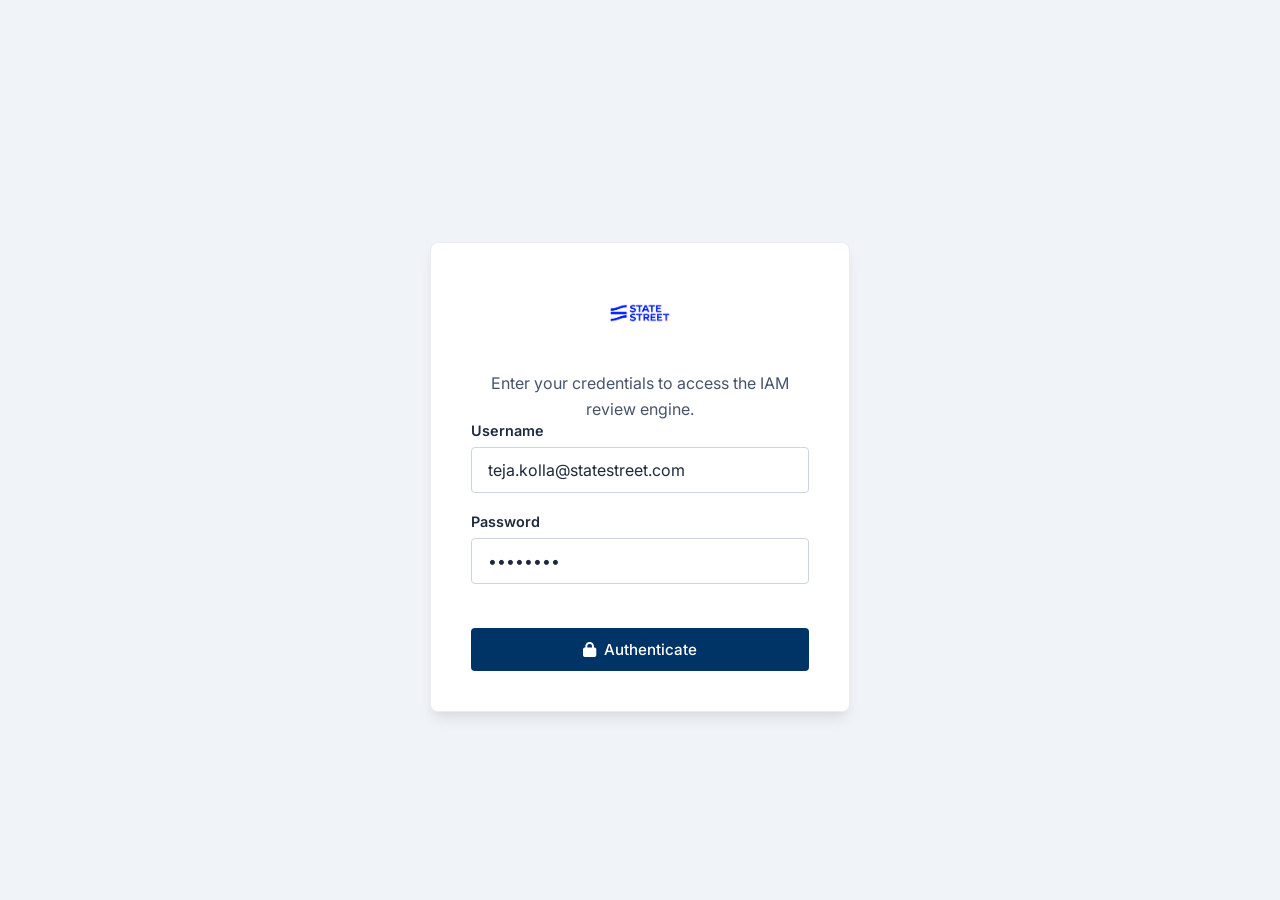
<file: frontend/index.html>
<!DOCTYPE html>
<html lang="en">

<head>
    <meta charset="UTF-8">
    <meta name="viewport" content="width=device-width, initial-scale=1.0">
    <title>STATE STREET.</title>
    <!-- Modern Typography -->
    <link href="https://fonts.googleapis.com/css2?family=Inter:wght@300;400;500;600;700&display=swap" rel="stylesheet">
    <link rel="stylesheet" href="styles.css">
    <link rel="stylesheet" href="https://cdnjs.cloudflare.com/ajax/libs/font-awesome/6.4.0/css/all.min.css">
</head>

<body>
    <!-- Top Navigation Bar -->
    <nav id="top-nav" class="hidden">
        <div class="nav-brand" style="display: flex; align-items: center;">
            <img src="statestreetlogo.webp" alt="State Street Logo" style="height: 65px;">
        </div>
        <div class="nav-actions">
            <button class="btn btn-outline btn-sm" onclick="app.showView('search-view')"><i
                    class="fa-solid fa-magnifying-glass"></i> Directory</button>
            <button class="btn btn-outline btn-sm" onclick="app.showView('anomalies-view')"><i
                    class="fa-solid fa-bug"></i> Anomalies</button>
            <button class="btn btn-outline btn-sm" onclick="app.showView('clusters-view')"><i
                    class="fa-solid fa-layer-group"></i> Clusters</button>
            <button class="btn btn-primary btn-sm" onclick="app.showView('recommend-view')"><i
                    class="fa-solid fa-wand-magic-sparkles"></i> Recommend Access</button>
            <span id="nav-user" style="margin-left: 1rem;">User</span>
            <button id="logout-btn" class="btn btn-outline btn-sm" onclick="app.logout()">
                <i class="fa-solid fa-arrow-right-from-bracket"></i> Logout
            </button>
        </div>
    </nav>

    <!-- Main Container for Application Views -->
    <main id="app-container">

        <!-- View 1: Login -->
        <section id="login-view" class="view active-view">
            <div class="glass-card login-card fade-in">
                <div class="card-header text-center">
                    <div style="margin-bottom: 1.5rem;">
                        <img src="statestreetlogo.webp" alt="State Street Logo" style="max-height: 60px;">
                    </div>
                    <p>Enter your credentials to access the IAM review engine.</p>
                </div>
                <form id="login-form" onsubmit="app.login(event)">
                    <div class="form-group">
                        <label>Username</label>
                        <input type="text" id="username" placeholder="username" required
                            value="teja.kolla@statestreet.com">
                    </div>
                    <div class="form-group">
                        <label>Password</label>
                        <input type="password" id="password" placeholder="••••••••" required value="password">
                    </div>
                    <button type="submit" class="btn btn-primary w-100 mt-4">
                        <i class="fa-solid fa-lock"></i> Authenticate
                    </button>
                    <div id="login-error" class="error-msg mt-3 hidden">Invalid credentials.</div>
                </form>
            </div>
        </section>

        <!-- View 2: Search & Identity Listing -->
        <section id="search-view" class="view hidden">
            <div class="glass-card search-card slide-up">
                <div class="header-split">
                    <div>
                        <h2>Identity Directory</h2>
                        <p>Search identities to review AI-generated access confidence.</p>
                    </div>
                </div>

                <!-- Search and Filters -->
                <div class="search-bar-container">
                    <div class="search-input-wrapper">
                        <i class="fa-solid fa-magnifying-glass search-icon"></i>
                        <input type="text" id="search-query" placeholder="Search by ID, Department, or Title..."
                            onkeyup="if(event.key === 'Enter') app.searchIdentities()">
                    </div>
                    <button class="btn btn-primary" onclick="app.searchIdentities()">Search</button>
                </div>

                <div class="controls-bar">
                    <div class="results-metadata">
                        <span id="total-results">0 identities found</span>
                    </div>
                    <!-- Future: Additional filters can go here -->
                </div>

                <!-- Results Table -->
                <div class="table-container fade-in mt-4">
                    <table class="data-table">
                        <thead>
                            <tr>
                                <!-- <th>Identity ID</th> -->
                                <th>Name</th>
                                <th>Department</th>
                                <th>Job Title</th>
                                <th>Action</th>
                            </tr>
                        </thead>
                        <tbody id="identities-tbody">
                            <!-- Populated via JS -->
                        </tbody>
                    </table>
                </div>

                <!-- Pagination -->
                <div class="pagination-container mt-4" id="pagination-controls">
                    <!-- Populated via JS -->
                </div>
            </div>
        </section>

        <!-- View 3: Access Items Review -->
        <section id="review-view" class="view hidden">
            <div class="glass-card slide-up">
                <div class="header-split mb-4">
                    <div>
                        <button class="btn btn-icon btn-outline back-btn" onclick="app.showView('search-view')">
                            <i class="fa-solid fa-arrow-left"></i> Back
                        </button>
                        <h2 id="review-identity-name" class="mt-3">Access Review: </h2>
                        <p id="review-identity-subtitle" class="text-muted"></p>
                    </div>
                </div>

                <div class="table-container slide-up-delay">
                    <table class="data-table">
                        <thead>
                            <tr>
                                <th>Entitlement Name</th>
                                <th>Type</th>
                                <!-- <th>Peer Adoption (Lift)</th> -->
                                <th>AI Confidence</th>
                                <th>Status</th>
                                <th>Action</th>
                            </tr>
                        </thead>
                        <tbody id="access-items-tbody">
                            <!-- Populated via JS -->
                        </tbody>
                    </table>
                </div>
            </div>
        </section>

        <!-- View 4: Predict New Joiner -->
        <section id="recommend-view" class="view hidden">
            <div class="glass-card slide-up">
                <div class="header-split mb-4">
                    <div>
                        <h2>Access Recommendations</h2>
                        <p class="text-muted">Enter HR attributes for a new joiner to predict their peer group and
                            generate highly probable access recommendations.</p>
                    </div>
                </div>

                <!-- Input Form -->
                <div style="display: grid; grid-template-columns: 1fr 1fr 1fr; gap: 1rem; margin-bottom: 2rem;">
                    <div class="form-group">
                        <label>Department</label>
                        <input type="text" id="pred-dept" placeholder="e.g., Engineering">
                    </div>
                    <div class="form-group">
                        <label>Job Title</label>
                        <input type="text" id="pred-title" placeholder="e.g., Software Engineer">
                    </div>
                    <div class="form-group">
                        <label>Location</label>
                        <input type="text" id="pred-location" placeholder="e.g., Remote">
                    </div>
                </div>
                <div style="text-align: right; margin-bottom: 2rem;">
                    <button class="btn btn-primary" onclick="app.predictAccess()">
                        <i class="fa-solid fa-brain"></i> Generate Recommendations
                    </button>
                </div>

                <div id="recommendation-results" class="hidden">
                    <h3 id="recommend-cluster-title" style="margin-bottom: 1rem; color: var(--color-accent);">Predicted
                        Peer Group: </h3>
                    <div class="table-container fade-in">
                        <table class="data-table">
                            <thead>
                                <tr>
                                    <th>Recommended Item</th>
                                    <th>Type</th>
                                    <!-- <th>Adoption Lift</th> -->
                                    <th>Probability (AI)</th>
                                    <th>Action</th>
                                </tr>
                            </thead>
                            <tbody id="recommend-items-tbody">
                                <!-- Populated via JS -->
                            </tbody>
                        </table>
                    </div>
                </div>
            </div>
        </section>

        <!-- View 5: Anomalies -->
        <section id="anomalies-view" class="view hidden">
            <div class="glass-card search-card slide-up">
                <div class="header-split">
                    <div>
                        <h2 class="text-danger"><i class="fa-solid fa-bug"></i> High-Risk Anomalies</h2>
                        <p>Users flagged by the ML pipeline for unusual access patterns.</p>
                    </div>
                </div>
                <div class="table-container fade-in mt-4">
                    <table class="data-table">
                        <thead>
                            <tr>
                                <!-- <th>Identity ID</th> -->
                                <th>Name</th>
                                <th>Department</th>
                                <th>Job Title</th>
                                <th>Status</th>
                            </tr>
                        </thead>
                        <tbody id="anomalies-tbody">
                            <!-- Populated via JS -->
                        </tbody>
                    </table>
                </div>
            </div>
        </section>

        <!-- View 6: Clusters -->
        <section id="clusters-view" class="view hidden">
            <div class="glass-card search-card slide-up">
                <div class="header-split">
                    <div>
                        <h2 class="text-primary"><i class="fa-solid fa-layer-group"></i> Discovered Peer Groups</h2>
                        <p>Clusters identified by KMeans analyzing access and HR features.</p>
                    </div>
                </div>
                <div class="table-container fade-in mt-4">
                    <table class="data-table">
                        <thead>
                            <tr>
                                <th>Cluster ID</th>
                                <th>Total Users</th>
                                <th>Dominant Department</th>
                                <th>Dominant Job Title</th>
                            </tr>
                        </thead>
                        <tbody id="clusters-tbody">
                            <!-- Populated via JS -->
                        </tbody>
                    </table>
                </div>
            </div>
        </section>

    </main>

    <!-- Confidence Score Info Modal -->
    <div id="info-modal" class="modal hidden">
        <div class="modal-overlay" onclick="app.closeExplanation()"></div>
        <div class="modal-content glass-card fade-in">
            <div class="header-split mb-4">
                <h3><i class="fa-solid fa-circle-info" style="color:var(--color-accent)"></i> Score Explanation</h3>
                <button class="btn-icon btn-outline" onclick="app.closeExplanation()" style="border:none"><i
                        class="fa-solid fa-xmark"></i></button>
            </div>
            <div id="info-modal-body">
                <!-- Dynamic content populated by JS -->
            </div>
        </div>
    </div>

    <script src="app.js"></script>
</body>

</html>
</file>
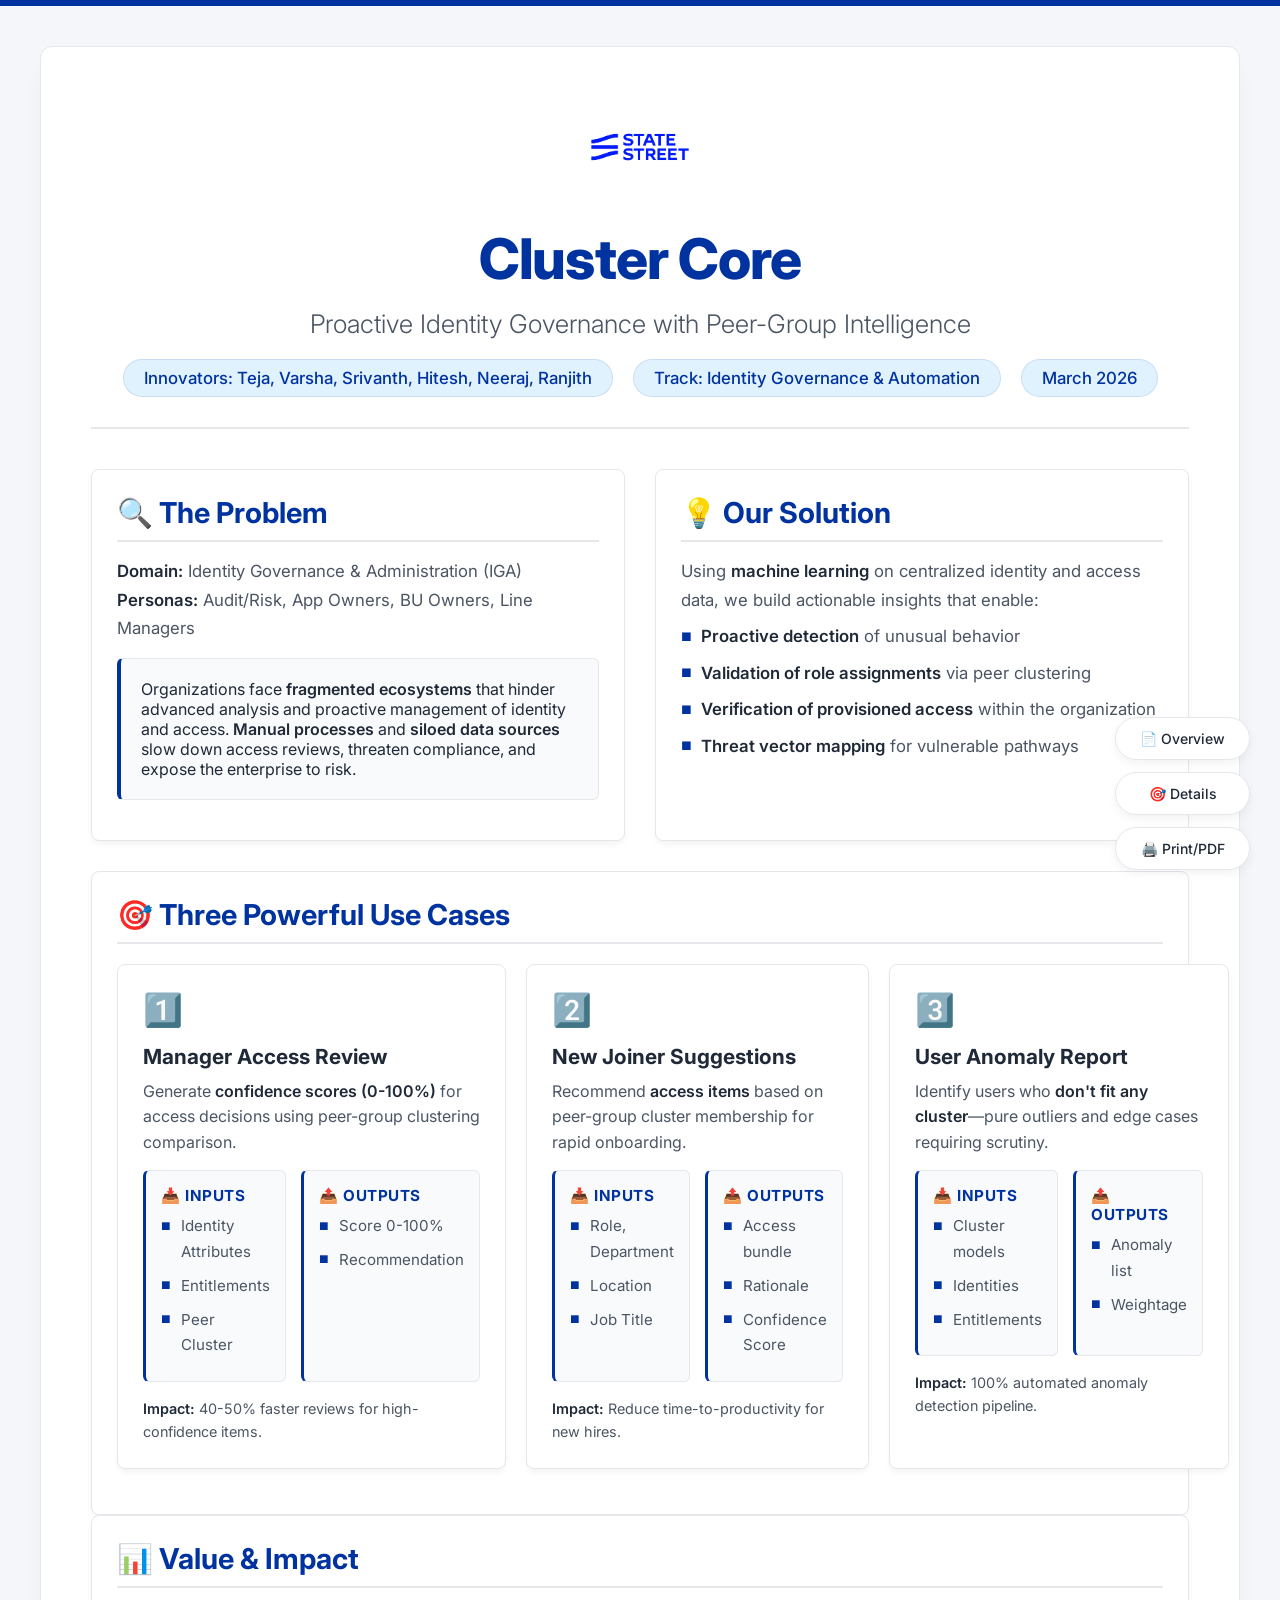
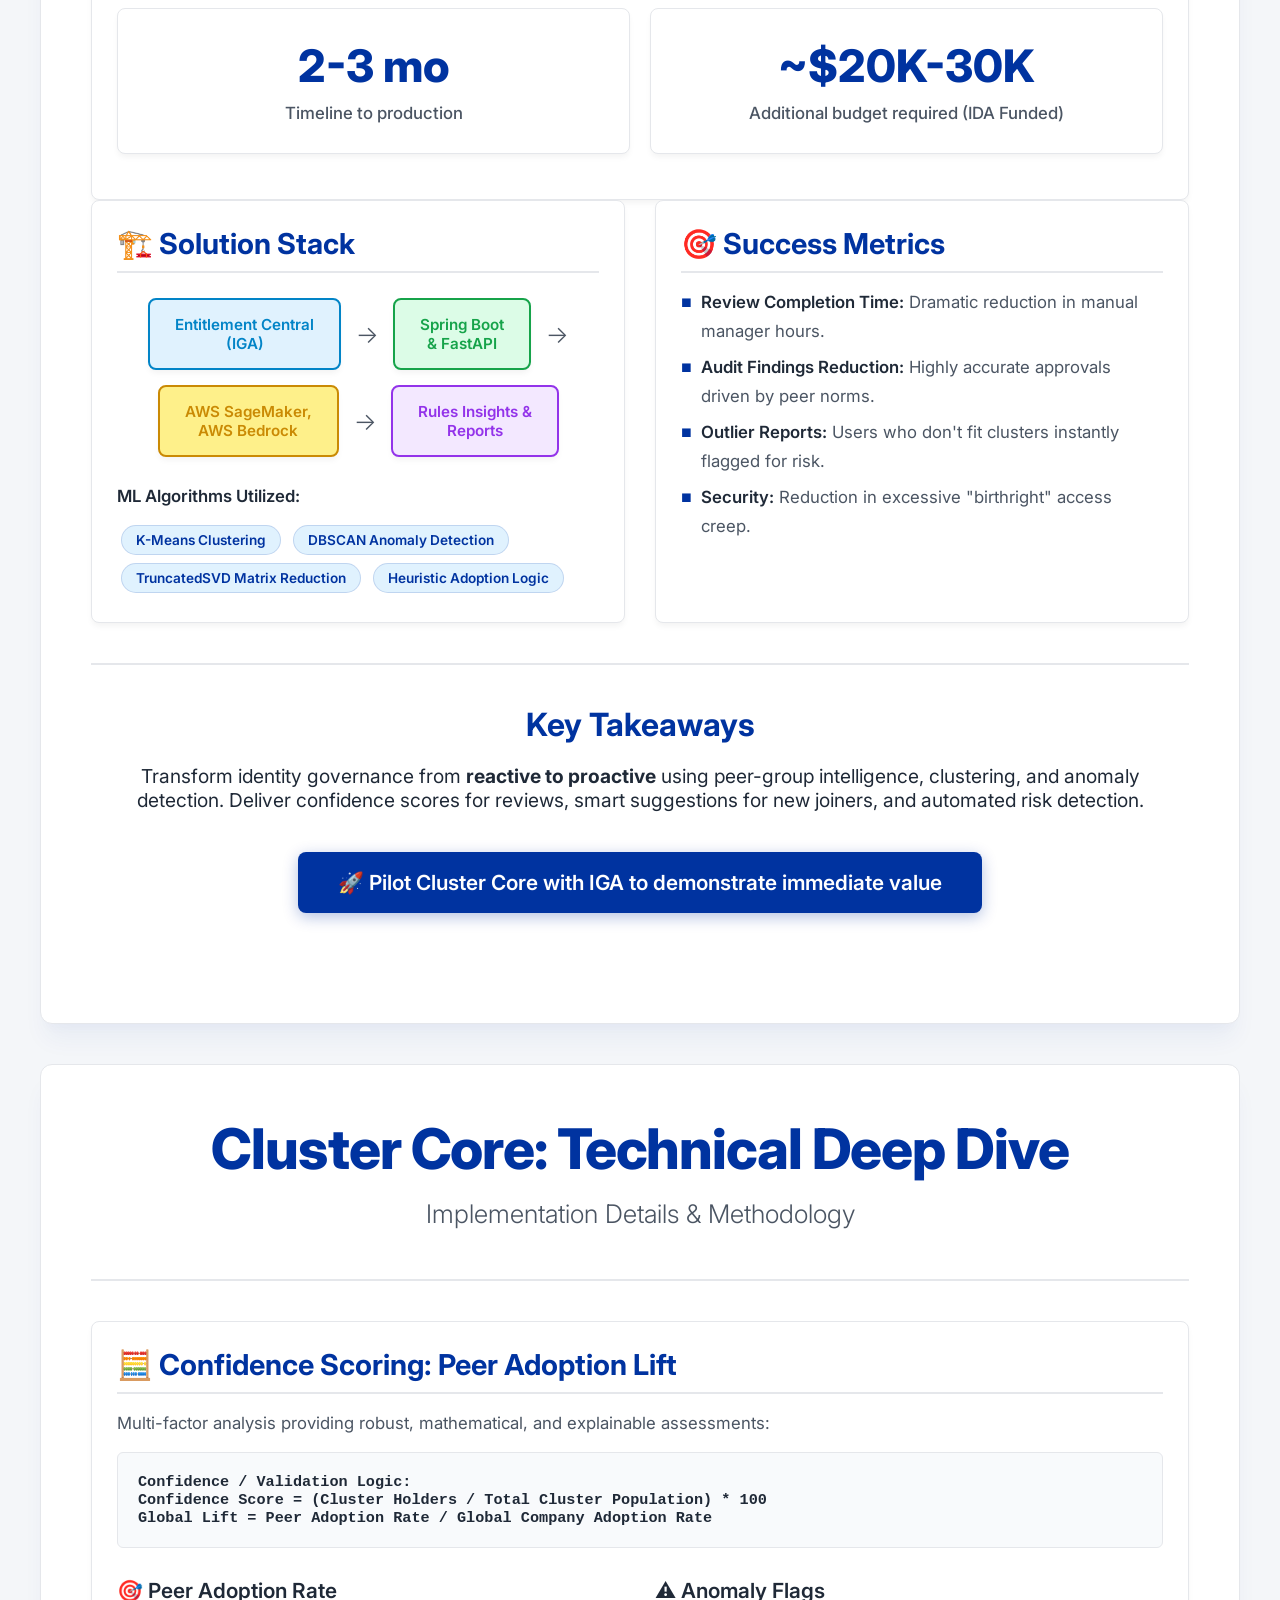
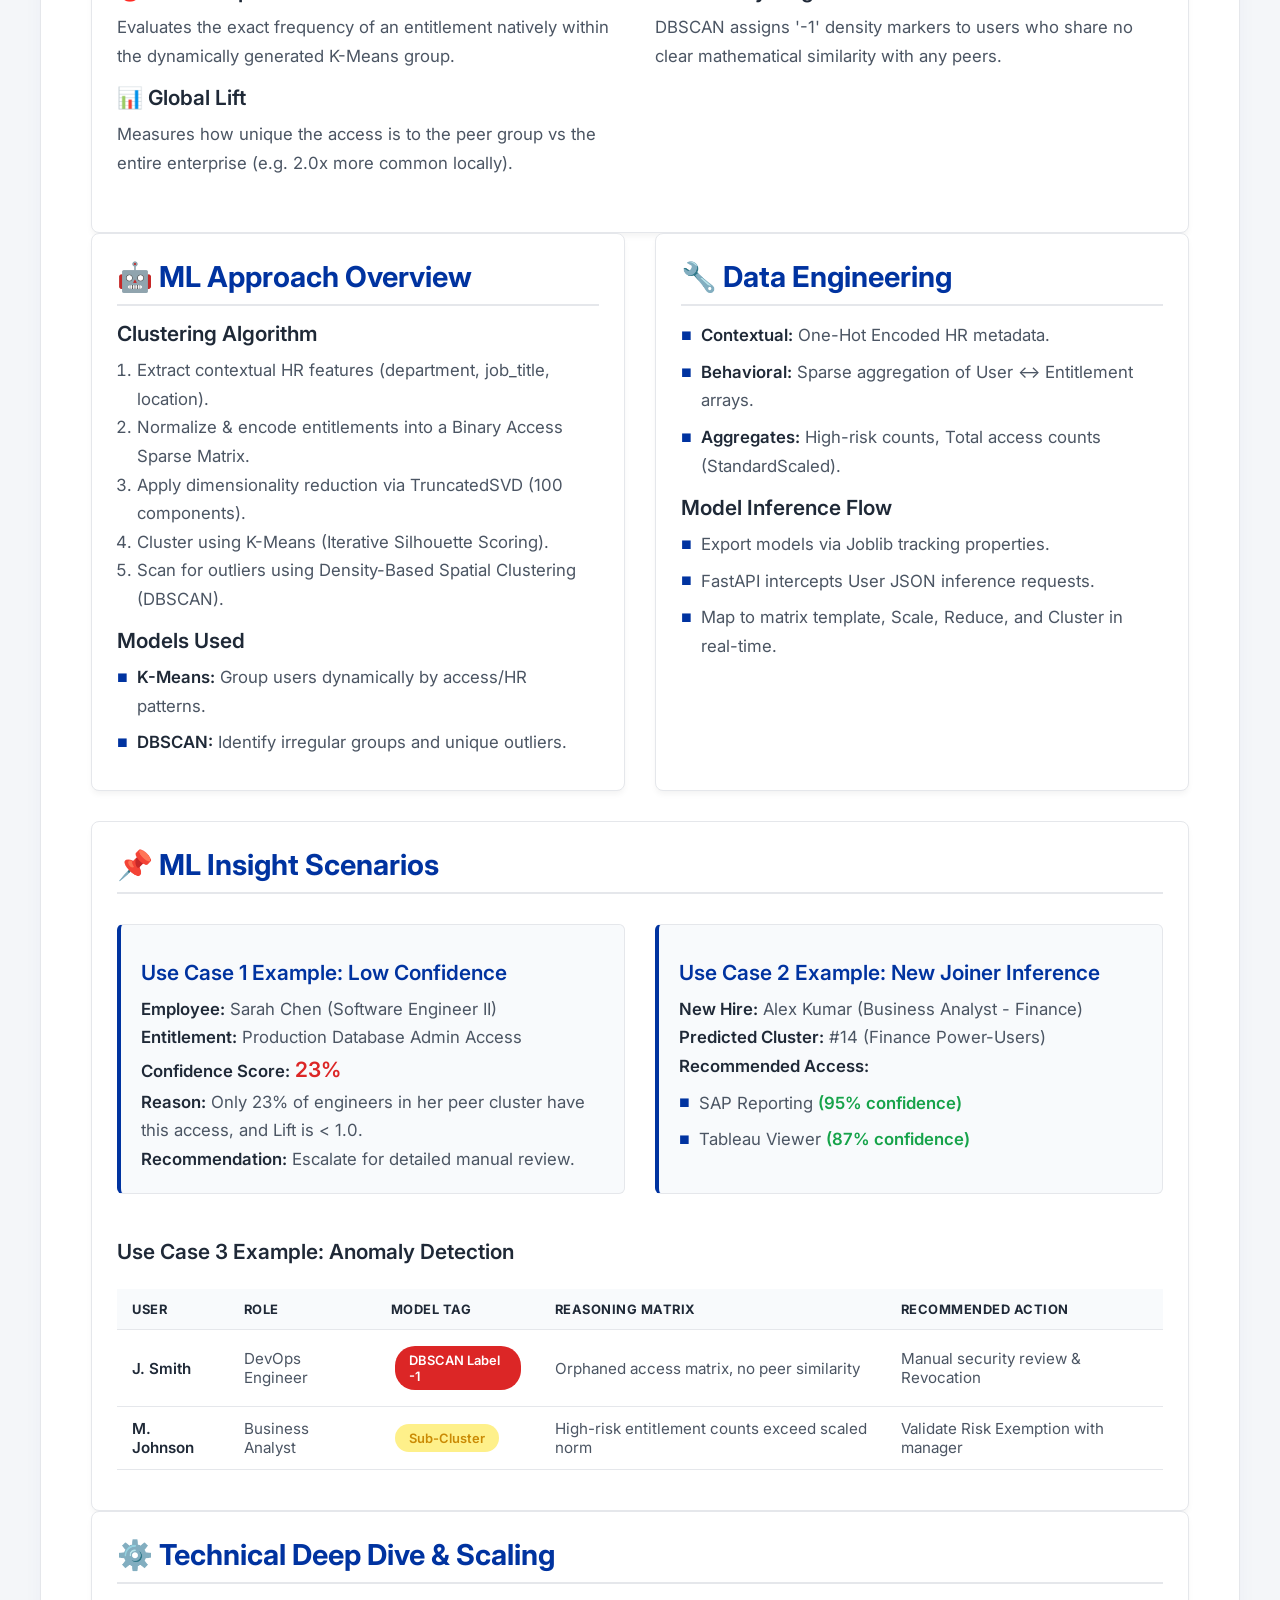
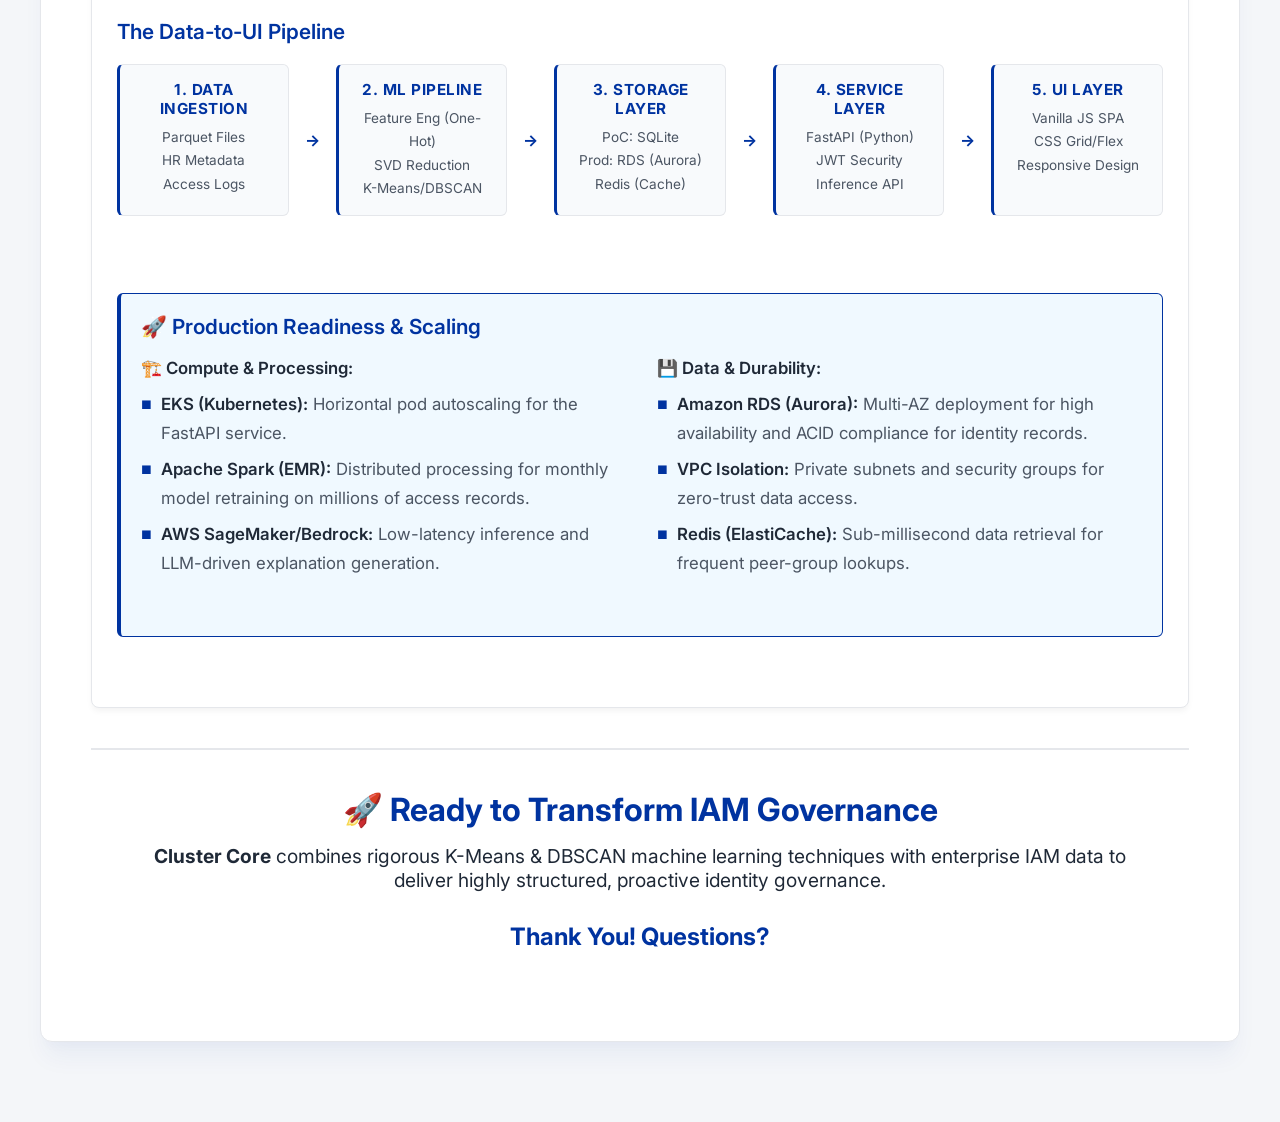
<file: cluster-core-hackathon-PPT.html>
<!DOCTYPE html>
<html lang="en">

<head>
    <meta charset="UTF-8">
    <meta name="viewport" content="width=device-width, initial-scale=1.0">
    <title>Cluster Core - IAM Hackathon One-Pager</title>
    <link href="https://fonts.googleapis.com/css2?family=Inter:wght@300;400;500;600;700;800&display=swap"
        rel="stylesheet">
    <style>
        :root {
            --bg-color: #f4f6f9;
            --page-bg: #ffffff;
            --text-main: #1f2937;
            --text-muted: #4b5563;
            --accent: #0033A0;
            /* State Street Blue */
            --accent-light: #e0f2fe;
            --border-color: #e5e7eb;
            --card-bg: #ffffff;
            --shadow-sm: 0 4px 6px -1px rgba(0, 0, 0, 0.05);
            --shadow-lg: 0 20px 25px -5px rgba(0, 51, 160, 0.05), 0 10px 10px -5px rgba(0, 51, 160, 0.02);
            --danger: #dc2626;
        }

        * {
            margin: 0;
            padding: 0;
            box-sizing: border-box;
        }

        body {
            font-family: 'Inter', -apple-system, sans-serif;
            background: var(--bg-color);
            color: var(--text-main);
            overflow-x: hidden;
            border-top: 6px solid var(--accent);
        }

        .page-container {
            max-width: 1400px;
            margin: 0 auto;
            padding: 40px;
        }

        .page {
            background: var(--page-bg);
            border-radius: 12px;
            padding: 50px;
            margin-bottom: 40px;
            box-shadow: var(--shadow-lg);
            border: 1px solid var(--border-color);
            animation: fadeIn 0.8s ease-in-out;
        }

        @keyframes fadeIn {
            from {
                opacity: 0;
                transform: translateY(20px);
            }

            to {
                opacity: 1;
                transform: translateY(0);
            }
        }

        .header {
            text-align: center;
            border-bottom: 2px solid var(--border-color);
            padding-bottom: 30px;
            margin-bottom: 40px;
        }

        .header h1 {
            font-size: 3.5em;
            margin-bottom: 15px;
            color: var(--accent);
            font-weight: 800;
            letter-spacing: -0.02em;
        }

        .header .tagline {
            font-size: 1.6em;
            color: var(--text-muted);
            margin-bottom: 20px;
            font-weight: 300;
        }

        .header .meta {
            display: flex;
            justify-content: center;
            gap: 20px;
            font-size: 1.05em;
            margin-top: 20px;
            flex-wrap: wrap;
        }

        .header .meta span {
            background: var(--accent-light);
            color: var(--accent);
            border: 1px solid rgba(0, 51, 160, 0.1);
            padding: 8px 20px;
            border-radius: 20px;
            font-weight: 500;
        }

        .content-grid {
            display: grid;
            grid-template-columns: 1fr 1fr;
            gap: 30px;
            margin-bottom: 30px;
        }

        .section {
            background: var(--card-bg);
            border-radius: 8px;
            padding: 25px;
            border: 1px solid var(--border-color);
            box-shadow: var(--shadow-sm);
        }

        .section.full-width {
            grid-column: 1 / -1;
        }

        .section h2 {
            color: var(--accent);
            font-size: 1.8em;
            margin-bottom: 15px;
            border-bottom: 2px solid var(--border-color);
            padding-bottom: 10px;
            display: flex;
            align-items: center;
            gap: 10px;
        }

        .section h3 {
            color: var(--text-main);
            font-size: 1.3em;
            margin-top: 15px;
            margin-bottom: 10px;
            font-weight: 600;
        }

        .section p,
        .section li {
            line-height: 1.7;
            font-size: 1.05em;
            color: var(--text-muted);
        }

        .section strong {
            color: var(--text-main);
            font-weight: 600;
        }

        .section ul,
        .section ol {
            padding-left: 0;
        }

        .section ul li {
            padding-left: 20px;
            position: relative;
            margin: 8px 0;
            list-style: none;
        }

        .section ul li:before {
            content: "■";
            position: absolute;
            left: 0;
            color: var(--accent);
            font-size: 0.7em;
            top: 0.4em;
        }

        .highlight-box {
            background: #f8fafc;
            border: 1px solid var(--border-color);
            border-left: 4px solid var(--accent);
            padding: 20px;
            margin: 15px 0;
            border-radius: 6px;
        }

        .use-cases {
            display: grid;
            grid-template-columns: repeat(3, 1fr);
            gap: 20px;
            margin: 20px 0;
        }

        .use-case {
            background: var(--card-bg);
            border: 1px solid var(--border-color);
            border-radius: 8px;
            padding: 25px;
            transition: transform 0.3s ease, border-color 0.3s ease, box-shadow 0.3s ease;
            box-shadow: var(--shadow-sm);
        }

        .use-case:hover {
            transform: translateY(-5px);
            border-color: rgba(0, 51, 160, 0.4);
            box-shadow: 0 10px 20px rgba(0, 51, 160, 0.08);
        }

        .use-case .number {
            font-size: 2em;
            color: var(--accent);
            font-weight: 800;
            margin-bottom: 15px;
        }

        .use-case h4 {
            font-size: 1.3em;
            margin-bottom: 10px;
            color: var(--text-main);
            font-weight: 700;
        }

        .use-case p {
            font-size: 1em;
            line-height: 1.6;
            color: var(--text-muted);
        }

        .io-grid {
            display: grid;
            grid-template-columns: 1fr 1fr;
            gap: 15px;
            margin: 15px 0;
        }

        .io-box {
            background: #f8fafc;
            padding: 15px;
            border-radius: 6px;
            border: 1px solid var(--border-color);
            border-left: 3px solid var(--accent);
        }

        .io-box h5 {
            color: var(--accent);
            font-size: 0.95em;
            margin-bottom: 8px;
            text-transform: uppercase;
            letter-spacing: 0.5px;
            font-weight: 700;
        }

        .io-box ul {
            font-size: 0.9em;
        }

        .io-box li {
            margin: 4px 0;
            padding-left: 15px;
        }

        .io-box li:before {
            content: "→";
            font-size: 1.1em;
            top: -0.1em;
        }

        .metrics {
            display: flex;
            justify-content: space-around;
            gap: 20px;
            margin: 20px 0;
        }

        .metric {
            text-align: center;
            background: var(--card-bg);
            border: 1px solid var(--border-color);
            box-shadow: var(--shadow-sm);
            padding: 30px;
            border-radius: 8px;
            flex: 1;
        }

        .metric .value {
            font-size: 2.8em;
            color: var(--accent);
            font-weight: 800;
            margin-bottom: 10px;
        }

        .metric .label {
            font-size: 1.05em;
            color: var(--text-muted);
            font-weight: 500;
        }

        .architecture {
            display: flex;
            align-items: center;
            justify-content: center;
            gap: 15px;
            margin: 25px 0;
            flex-wrap: wrap;
        }

        .arch-box {
            background: #ffffff;
            border: 2px solid var(--accent);
            padding: 15px 25px;
            border-radius: 8px;
            text-align: center;
            font-weight: 600;
            font-size: 0.95em;
            color: var(--accent);
            box-shadow: var(--shadow-sm);
        }

        .arch-arrow {
            font-size: 1.5em;
            color: var(--text-muted);
            font-weight: 300;
        }

        .formula {
            background: #f8fafc;
            padding: 20px;
            border-radius: 6px;
            font-family: 'Courier New', Courier, monospace;
            font-size: 0.95em;
            margin: 15px 0;
            border: 1px solid var(--border-color);
            color: var(--text-main);
            font-weight: 600;
        }

        table {
            width: 100%;
            border-collapse: collapse;
            margin: 15px 0;
            font-size: 0.95em;
            background: var(--card-bg);
        }

        th,
        td {
            padding: 12px 15px;
            text-align: left;
            border-bottom: 1px solid var(--border-color);
        }

        th {
            background: #f8fafc;
            color: var(--text-main);
            font-weight: 700;
            text-transform: uppercase;
            font-size: 0.85em;
            letter-spacing: 0.5px;
        }

        td {
            color: var(--text-muted);
        }

        .footer {
            text-align: center;
            padding: 40px;
            border-top: 2px solid var(--border-color);
            margin-top: 40px;
        }

        .footer .cta {
            background: var(--accent);
            color: #ffffff;
            padding: 18px 40px;
            border-radius: 8px;
            font-size: 1.3em;
            font-weight: 600;
            display: inline-block;
            margin: 20px 0;
            transition: all 0.3s ease;
            box-shadow: 0 4px 15px rgba(0, 51, 160, 0.3);
            cursor: pointer;
        }

        .footer .cta:hover {
            background: #002277;
            transform: translateY(-2px);
            box-shadow: 0 6px 20px rgba(0, 51, 160, 0.4);
        }

        .badge {
            display: inline-block;
            background: var(--accent-light);
            color: var(--accent);
            padding: 6px 14px;
            border-radius: 20px;
            font-size: 0.85em;
            margin: 4px;
            border: 1px solid rgba(0, 51, 160, 0.15);
            font-weight: 600;
        }

        .nav-buttons {
            position: fixed;
            bottom: 30px;
            right: 30px;
            display: flex;
            flex-direction: column;
            gap: 12px;
            z-index: 1000;
        }

        .nav-btn {
            background: #ffffff;
            border: 1px solid var(--border-color);
            color: var(--text-main);
            padding: 12px 24px;
            border-radius: 25px;
            cursor: pointer;
            font-size: 14px;
            font-weight: 500;
            transition: all 0.2s ease;
            text-align: center;
            text-decoration: none;
            box-shadow: 0 4px 10px rgba(0, 0, 0, 0.05);
        }

        .nav-btn:hover {
            background: var(--accent-light);
            border-color: var(--accent);
            color: var(--accent);
            transform: translateY(-2px);
            box-shadow: 0 6px 15px rgba(0, 51, 160, 0.15);
        }

        @media print {
            body {
                background: white;
                border-top: none;
            }

            .page-container {
                padding: 0;
            }

            .page {
                page-break-after: always;
                box-shadow: none;
                border: none;
                padding: 20px;
                margin-bottom: 0;
            }

            .nav-buttons {
                display: none !important;
            }
        }

        @media (max-width: 1200px) {
            .content-grid {
                grid-template-columns: 1fr;
            }

            .use-cases {
                grid-template-columns: 1fr;
            }
        }
    </style>
</head>

<body>
    <div class="nav-buttons">
        <a class="nav-btn" href="#page1">📄 Overview</a>
        <a class="nav-btn" href="#page2">🎯 Details</a>
        <a class="nav-btn" onclick="window.print()">🖨️ Print/PDF</a>
    </div>

    <div class="page-container">
        <!-- PAGE 1: EXECUTIVE OVERVIEW -->
        <div class="page" id="page1">
            <div class="header">
                <div style="margin-bottom: 1.5rem;">
                    <!-- Insert state street logo if they provided it, else plain text -->
                    <img src="frontend/statestreetlogo.webp" alt="State Street Logo" style="max-height: 100px;">
                </div>
                <h1>Cluster Core</h1>
                <div class="tagline">Proactive Identity Governance with Peer-Group Intelligence</div>
                <div class="meta">
                    <span>Innovators: Teja, Varsha, Srivanth, Hitesh, Neeraj, Ranjith</span>
                    <span>Track: Identity Governance & Automation</span>
                    <span>March 2026</span>
                </div>
            </div>

            <!-- Problem & Solution -->
            <div class="content-grid">
                <div class="section">
                    <h2>🔍 The Problem</h2>
                    <p><strong>Domain:</strong> Identity Governance & Administration (IGA)</p>
                    <p><strong>Personas:</strong> Audit/Risk, App Owners, BU Owners, Line Managers</p>
                    <div class="highlight-box">
                        Organizations face <strong>fragmented ecosystems</strong> that hinder advanced analysis and
                        proactive management of identity and access. <strong>Manual processes</strong> and
                        <strong>siloed data sources</strong> slow down access reviews, threaten compliance, and expose
                        the enterprise to risk.
                    </div>
                </div>

                <div class="section">
                    <h2>💡 Our Solution</h2>
                    <p>Using <strong>machine learning</strong> on centralized identity and access data, we build
                        actionable insights that enable:</p>
                    <ul>
                        <li><strong>Proactive detection</strong> of unusual behavior</li>
                        <li><strong>Validation of role assignments</strong> via peer clustering</li>
                        <li><strong>Verification of provisioned access</strong> within the organization</li>
                        <li><strong>Threat vector mapping</strong> for vulnerable pathways</li>
                    </ul>
                </div>
            </div>

            <!-- Three Use Cases -->
            <div class="section full-width">
                <h2>🎯 Three Powerful Use Cases</h2>
                <div class="use-cases">
                    <div class="use-case">
                        <div class="number">1️⃣</div>
                        <h4>Manager Access Review</h4>
                        <p>Generate <strong>confidence scores (0-100%)</strong> for access decisions using peer-group
                            clustering comparison.</p>
                        <div class="io-grid">
                            <div class="io-box">
                                <h5>📥 Inputs</h5>
                                <ul>
                                    <li>Identity Attributes</li>
                                    <li>Entitlements</li>
                                    <li>Peer Cluster</li>
                                </ul>
                            </div>
                            <div class="io-box">
                                <h5>📤 Outputs</h5>
                                <ul>
                                    <li>Score 0-100%</li>
                                    <li>Recommendation</li>
                                </ul>
                            </div>
                        </div>
                        <p style="margin-top: 10px; font-size: 0.9em;"><strong>Impact:</strong> 40-50% faster reviews
                            for high-confidence items.</p>
                    </div>

                    <div class="use-case">
                        <div class="number">2️⃣</div>
                        <h4>New Joiner Suggestions</h4>
                        <p>Recommend <strong>access items</strong> based on peer-group cluster membership for rapid
                            onboarding.</p>
                        <div class="io-grid">
                            <div class="io-box">
                                <h5>📥 Inputs</h5>
                                <ul>
                                    <li>Role, Department</li>
                                    <li>Location</li>
                                    <li>Job Title</li>
                                </ul>
                            </div>
                            <div class="io-box">
                                <h5>📤 Outputs</h5>
                                <ul>
                                    <li>Access bundle</li>
                                    <li>Rationale</li>
                                    <li>Confidence Score</li>
                                </ul>
                            </div>
                        </div>
                        <p style="margin-top: 10px; font-size: 0.9em;"><strong>Impact:</strong> Reduce
                            time-to-productivity for new hires.</p>
                    </div>

                    <div class="use-case">
                        <div class="number">3️⃣</div>
                        <h4>User Anomaly Report</h4>
                        <p>Identify users who <strong>don't fit any cluster</strong>—pure outliers and edge cases
                            requiring scrutiny.</p>
                        <div class="io-grid">
                            <div class="io-box">
                                <h5>📥 Inputs</h5>
                                <ul>
                                    <li>Cluster models</li>
                                    <li>Identities</li>
                                    <li>Entitlements</li>
                                </ul>
                            </div>
                            <div class="io-box">
                                <h5>📤 Outputs</h5>
                                <ul>
                                    <li>Anomaly list</li>
                                    <li>Weightage</li>
                                </ul>
                            </div>
                        </div>
                        <p style="margin-top: 10px; font-size: 0.9em;"><strong>Impact:</strong> 100% automated anomaly
                            detection pipeline.</p>
                    </div>
                </div>
            </div>

            <!-- Key Metrics -->
            <div class="section full-width">
                <h2>📊 Value & Impact</h2>
                <div class="metrics">
                    <div class="metric">
                        <div class="value">2-3 mo</div>
                        <div class="label">Timeline to production</div>
                    </div>
                    <div class="metric">
                        <div class="value">~$20K-30K</div>
                        <div class="label">Additional budget required (IDA Funded)</div>
                    </div>
                </div>
            </div>

            <!-- Architecture Overview -->
            <div class="content-grid">
                <div class="section">
                    <h2>🏗️ Solution Stack</h2>
                    <div class="architecture">
                        <!-- Removed dark mode background colors, added specific corporate light backgrounds -->
                        <div class="arch-box" style="background: #e0f2fe; border-color: #0284c7; color: #0284c7;">
                            Entitlement Central<br>(IGA)</div>
                        <div class="arch-arrow">→</div>
                        <div class="arch-box" style="background: #dcfce7; border-color: #16a34a; color: #16a34a;">Spring
                            Boot<br>& FastAPI</div>
                        <div class="arch-arrow">→</div>
                        <div class="arch-box" style="background: #fef08a; border-color: #ca8a04; color: #ca8a04;">AWS
                            SageMaker, <br>AWS Bedrock</div>
                        <div class="arch-arrow">→</div>
                        <div class="arch-box" style="background: #f3e8ff; border-color: #9333ea; color: #9333ea;">Rules
                            Insights & <br>Reports</div>
                    </div>
                    <p style="margin-top: 15px;"><strong>ML Algorithms Utilized:</strong></p>
                    <div style="margin-top: 10px;">
                        <span class="badge">K-Means Clustering</span>
                        <span class="badge">DBSCAN Anomaly Detection</span>
                        <span class="badge">TruncatedSVD Matrix Reduction</span>
                        <span class="badge">Heuristic Adoption Logic</span>
                    </div>
                </div>

                <div class="section">
                    <h2>🎯 Success Metrics</h2>
                    <ul>
                        <li><strong>Review Completion Time:</strong> Dramatic reduction in manual manager hours.</li>
                        <li><strong>Audit Findings Reduction:</strong> Highly accurate approvals driven by peer norms.
                        </li>
                        <li><strong>Outlier Reports:</strong> Users who don't fit clusters instantly flagged for risk.
                        </li>
                        <li><strong>Security:</strong> Reduction in excessive "birthright" access creep.</li>
                    </ul>
                </div>
            </div>

            <!-- Footer CTA -->
            <div class="footer">
                <h2 style="color: var(--accent); font-size: 2em; margin-bottom: 20px;">Key Takeaways</h2>
                <p style="font-size: 1.2em; margin-bottom: 20px; color: var(--text-main);">
                    Transform identity governance from <strong>reactive to proactive</strong> using peer-group
                    intelligence, clustering, and anomaly detection. Deliver confidence scores for reviews, smart
                    suggestions for new joiners, and automated risk detection.
                </p>
                <div class="cta">
                    🚀 Pilot Cluster Core with IGA to demonstrate immediate value
                </div>
            </div>
        </div>

        <!-- PAGE 2: TECHNICAL DETAILS -->
        <div class="page" id="page2">
            <div class="header">
                <h1>Cluster Core: Technical Deep Dive</h1>
                <div class="tagline">Implementation Details & Methodology</div>
            </div>

            <!-- Confidence Score Formula -->
            <div class="section full-width">
                <h2>🧮 Confidence Scoring: Peer Adoption Lift</h2>
                <p>Multi-factor analysis providing robust, mathematical, and explainable assessments:</p>
                <div class="formula">
                    <strong>Confidence / Validation Logic:</strong><br>
                    Confidence Score = (Cluster Holders / Total Cluster Population) * 100<br>
                    Global Lift = Peer Adoption Rate / Global Company Adoption Rate
                </div>
                <div class="content-grid">
                    <div>
                        <h3>🎯 Peer Adoption Rate</h3>
                        <p>Evaluates the exact frequency of an entitlement natively within the dynamically generated
                            K-Means group.</p>
                        <h3>📊 Global Lift</h3>
                        <p>Measures how unique the access is to the peer group vs the entire enterprise (e.g. 2.0x more
                            common locally).</p>
                    </div>
                    <div>
                        <h3>⚠️ Anomaly Flags</h3>
                        <p>DBSCAN assigns '-1' density markers to users who share no clear mathematical similarity with
                            any peers.</p>
                    </div>
                </div>
            </div>

            <!-- Technical Approach -->
            <div class="content-grid">
                <div class="section">
                    <h2>🤖 ML Approach Overview</h2>
                    <h3>Clustering Algorithm</h3>
                    <ol style="list-style: decimal; padding-left: 20px; color: var(--text-muted);">
                        <li>Extract contextual HR features (department, job_title, location).</li>
                        <li>Normalize & encode entitlements into a Binary Access Sparse Matrix.</li>
                        <li>Apply dimensionality reduction via TruncatedSVD (100 components).</li>
                        <li>Cluster using K-Means (Iterative Silhouette Scoring).</li>
                        <li>Scan for outliers using Density-Based Spatial Clustering (DBSCAN).</li>
                    </ol>
                    <h3 style="margin-top: 15px;">Models Used</h3>
                    <ul>
                        <li><strong>K-Means:</strong> Group users dynamically by access/HR patterns.</li>
                        <li><strong>DBSCAN:</strong> Identify irregular groups and unique outliers.</li>
                    </ul>
                </div>

                <div class="section">
                    <h2>🔧 Data Engineering</h2>
                    <ul>
                        <li><strong>Contextual:</strong> One-Hot Encoded HR metadata.</li>
                        <li><strong>Behavioral:</strong> Sparse aggregation of User &lt;-&gt; Entitlement arrays.</li>
                        <li><strong>Aggregates:</strong> High-risk counts, Total access counts (StandardScaled).</li>
                    </ul>
                    <h3>Model Inference Flow</h3>
                    <ul>
                        <li>Export models via Joblib tracking properties.</li>
                        <li>FastAPI intercepts User JSON inference requests.</li>
                        <li>Map to matrix template, Scale, Reduce, and Cluster in real-time.</li>
                    </ul>
                </div>
            </div>

            <!-- Example Scenarios -->
            <div class="section full-width">
                <h2>📌 ML Insight Scenarios</h2>
                <div class="content-grid">
                    <div class="highlight-box">
                        <h3 style="color: var(--accent);">Use Case 1 Example: Low Confidence</h3>
                        <p><strong>Employee:</strong> Sarah Chen (Software Engineer II)</p>
                        <p><strong>Entitlement:</strong> Production Database Admin Access</p>
                        <p><strong>Confidence Score:</strong> <strong
                                style="color: var(--danger); font-size: 1.25em;">23%</strong></p>
                        <p><strong>Reason:</strong> Only 23% of engineers in her peer cluster have this access, and Lift
                            is &lt; 1.0.</p>
                        <p><strong>Recommendation:</strong> Escalate for detailed manual review.</p>
                    </div>
                    <div class="highlight-box">
                        <h3 style="color: var(--accent);">Use Case 2 Example: New Joiner Inference</h3>
                        <p><strong>New Hire:</strong> Alex Kumar (Business Analyst - Finance)</p>
                        <p><strong>Predicted Cluster:</strong> #14 (Finance Power-Users)</p>
                        <p><strong>Recommended Access:</strong></p>
                        <ul>
                            <li>SAP Reporting <strong style="color: #16a34a;">(95% confidence)</strong></li>
                            <li>Tableau Viewer <strong style="color: #16a34a;">(87% confidence)</strong></li>
                        </ul>
                    </div>
                </div>

                <h3 style="margin-top: 25px; margin-bottom: 10px;">Use Case 3 Example: Anomaly Detection</h3>
                <div style="overflow-x: auto;">
                    <table>
                        <thead>
                            <tr>
                                <th>User</th>
                                <th>Role</th>
                                <th>Model Tag</th>
                                <th>Reasoning Matrix</th>
                                <th>Recommended Action</th>
                            </tr>
                        </thead>
                        <tbody>
                            <tr>
                                <td><strong>J. Smith</strong></td>
                                <td>DevOps Engineer</td>
                                <td><span class="badge"
                                        style="background:var(--danger); color:#fff; border:none;">DBSCAN Label
                                        -1</span></td>
                                <td>Orphaned access matrix, no peer similarity</td>
                                <td>Manual security review & Revocation</td>
                            </tr>
                            <tr>
                                <td><strong>M. Johnson</strong></td>
                                <td>Business Analyst</td>
                                <td><span class="badge"
                                        style="background:#fef08a; color:#ca8a04; border:none;">Sub-Cluster</span></td>
                                <td>High-risk entitlement counts exceed scaled norm</td>
                                <td>Validate Risk Exemption with manager</td>
                            </tr>
                        </tbody>
                    </table>
                </div>
            </div>

            <!-- Technical Deep Dive & Scaling -->
            <div class="section full-width" id="tech-pipeline">
                <h2>⚙️ Technical Deep Dive & Scaling</h2>
                <div class="content-grid" style="margin-top: 20px;">
                    <div style="grid-column: 1 / -1;">
                        <h3 style="color: var(--accent); margin-bottom: 20px;">The Data-to-UI Pipeline</h3>
                        <div
                            style="display: flex; justify-content: space-between; align-items: stretch; gap: 1rem; margin-bottom: 2rem;">
                            <div class="io-box" style="flex: 1; text-align: center;">
                                <h5>1. Data Ingestion</h5>
                                <p style="font-size: 0.85em;">Parquet Files<br>HR Metadata<br>Access Logs</p>
                            </div>
                            <div style="display: flex; align-items: center; color: var(--accent); font-weight: bold;">→
                            </div>
                            <div class="io-box" style="flex: 1; text-align: center;">
                                <h5>2. ML Pipeline</h5>
                                <p style="font-size: 0.85em;">Feature Eng (One-Hot)<br>SVD Reduction<br>K-Means/DBSCAN
                                </p>
                            </div>
                            <div style="display: flex; align-items: center; color: var(--accent); font-weight: bold;">→
                            </div>
                            <div class="io-box" style="flex: 1; text-align: center;">
                                <h5>3. Storage Layer</h5>
                                <p style="font-size: 0.85em;">PoC: SQLite<br>Prod: RDS (Aurora)<br>Redis (Cache)</p>
                            </div>
                            <div style="display: flex; align-items: center; color: var(--accent); font-weight: bold;">→
                            </div>
                            <div class="io-box" style="flex: 1; text-align: center;">
                                <h5>4. Service Layer</h5>
                                <p style="font-size: 0.85em;">FastAPI (Python)<br>JWT Security<br>Inference API</p>
                            </div>
                            <div style="display: flex; align-items: center; color: var(--accent); font-weight: bold;">→
                            </div>
                            <div class="io-box" style="flex: 1; text-align: center;">
                                <h5>5. UI Layer</h5>
                                <p style="font-size: 0.85em;">Vanilla JS SPA<br>CSS Grid/Flex<br>Responsive Design</p>
                            </div>
                        </div>
                    </div>

                    <div class="highlight-box"
                        style="grid-column: 1 / -1; background: #f0f9ff; border-color: var(--accent);">
                        <h3 style="color: var(--accent); margin-top: 0;">🚀 Production Readiness & Scaling</h3>
                        <div class="content-grid" style="margin-top: 15px; border: none; box-shadow: none;">
                            <div style="background: transparent; border: none; box-shadow: none; padding: 0;">
                                <p><strong>🏗️ Compute & Processing:</strong></p>
                                <ul>
                                    <li><strong>EKS (Kubernetes):</strong> Horizontal pod autoscaling for the FastAPI
                                        service.</li>
                                    <li><strong>Apache Spark (EMR):</strong> Distributed processing for monthly model
                                        retraining on millions of access records.</li>
                                    <li><strong>AWS SageMaker/Bedrock:</strong> Low-latency inference and LLM-driven
                                        explanation generation.</li>
                                </ul>
                            </div>
                            <div style="background: transparent; border: none; box-shadow: none; padding: 0;">
                                <p><strong>💾 Data & Durability:</strong></p>
                                <ul>
                                    <li><strong>Amazon RDS (Aurora):</strong> Multi-AZ deployment for high availability
                                        and ACID compliance for identity records.</li>
                                    <li><strong>VPC Isolation:</strong> Private subnets and security groups for
                                        zero-trust data access.</li>
                                    <li><strong>Redis (ElastiCache):</strong> Sub-millisecond data retrieval for
                                        frequent peer-group lookups.</li>
                                </ul>
                            </div>
                        </div>
                    </div>
                </div>
            </div>

            <!-- Final CTA -->
            <div class="footer">
                <h2 style="color: var(--accent); font-size: 2em; margin-bottom: 15px;">🚀 Ready to Transform IAM
                    Governance</h2>
                <p style="font-size: 1.2em; margin-bottom: 15px; color: var(--text-main);">
                    <strong>Cluster Core</strong> combines rigorous K-Means & DBSCAN machine learning techniques with
                    enterprise IAM data to deliver highly structured, proactive identity governance.
                </p>

                <p style="margin-top: 30px; font-size: 1.5em; color: var(--accent);"><strong>Thank You!
                        Questions?</strong></p>
            </div>
        </div>
    </div>
</body>

</html>
</file>
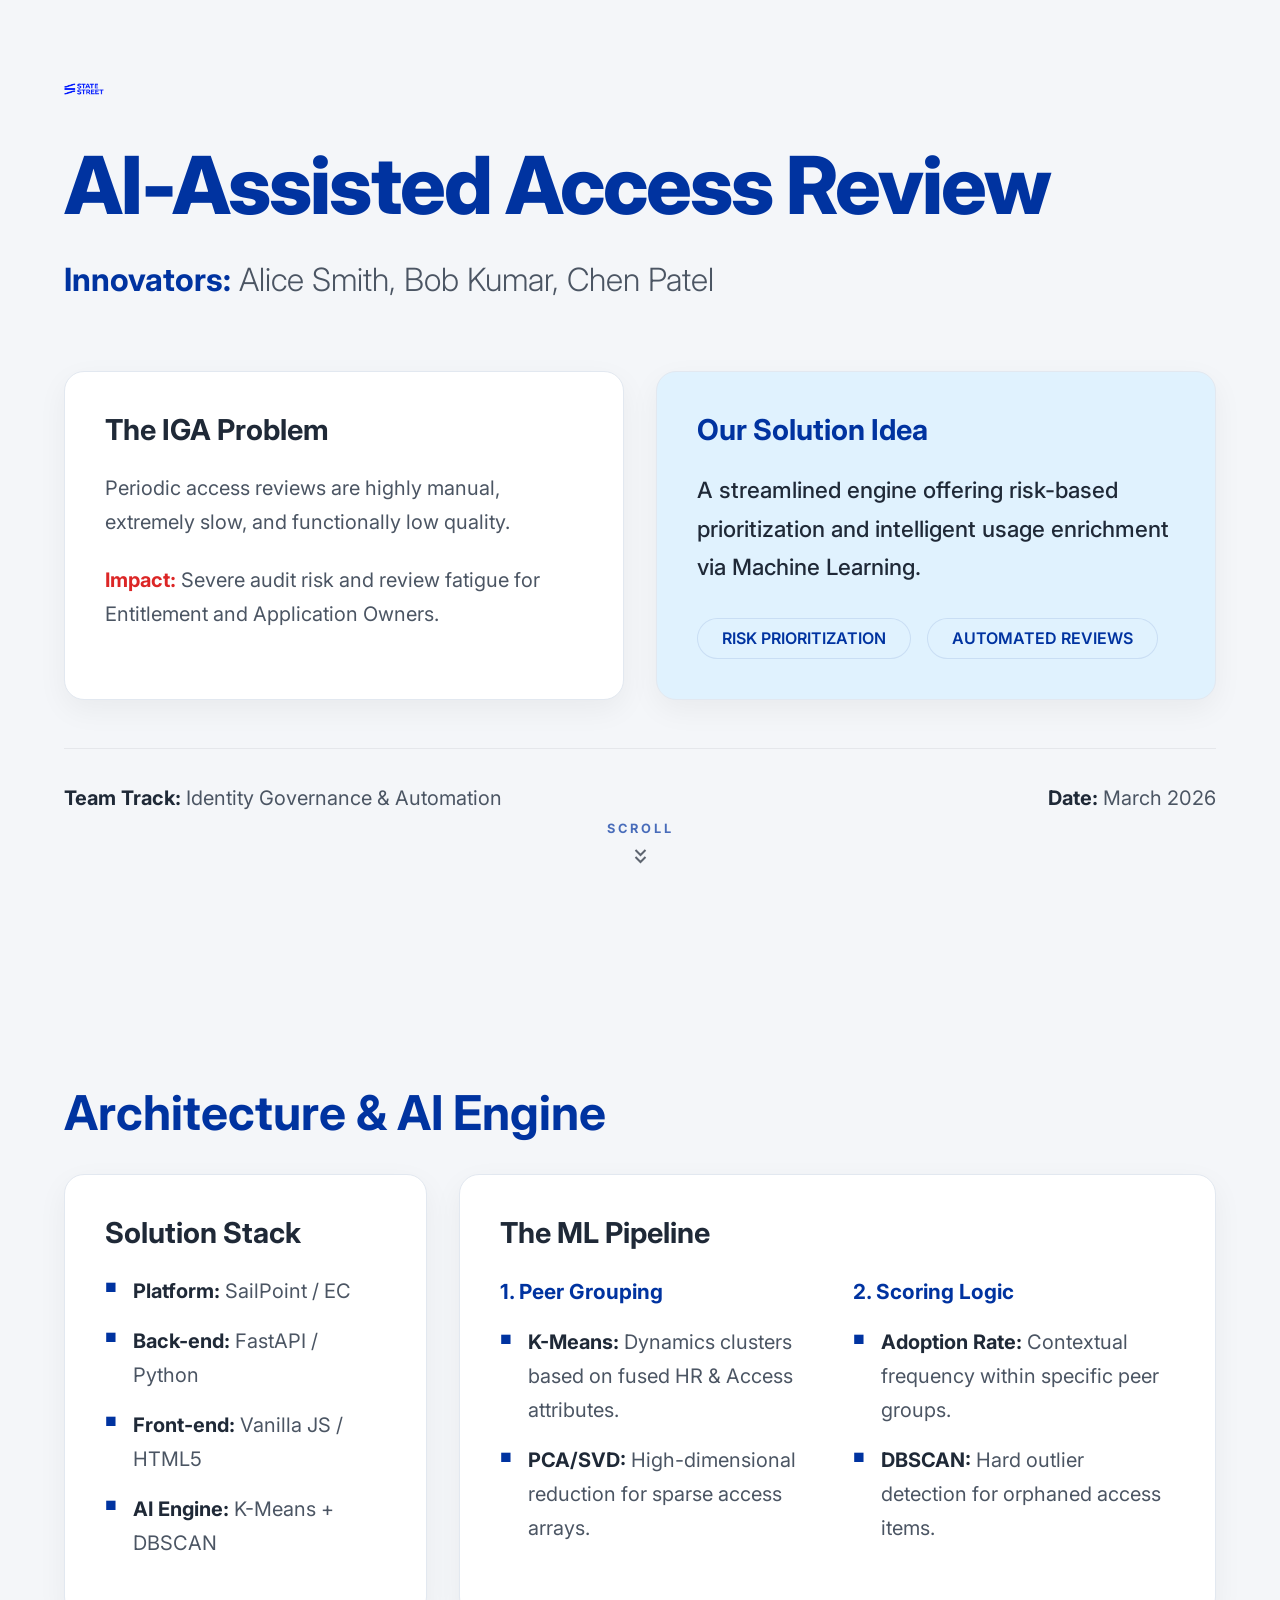
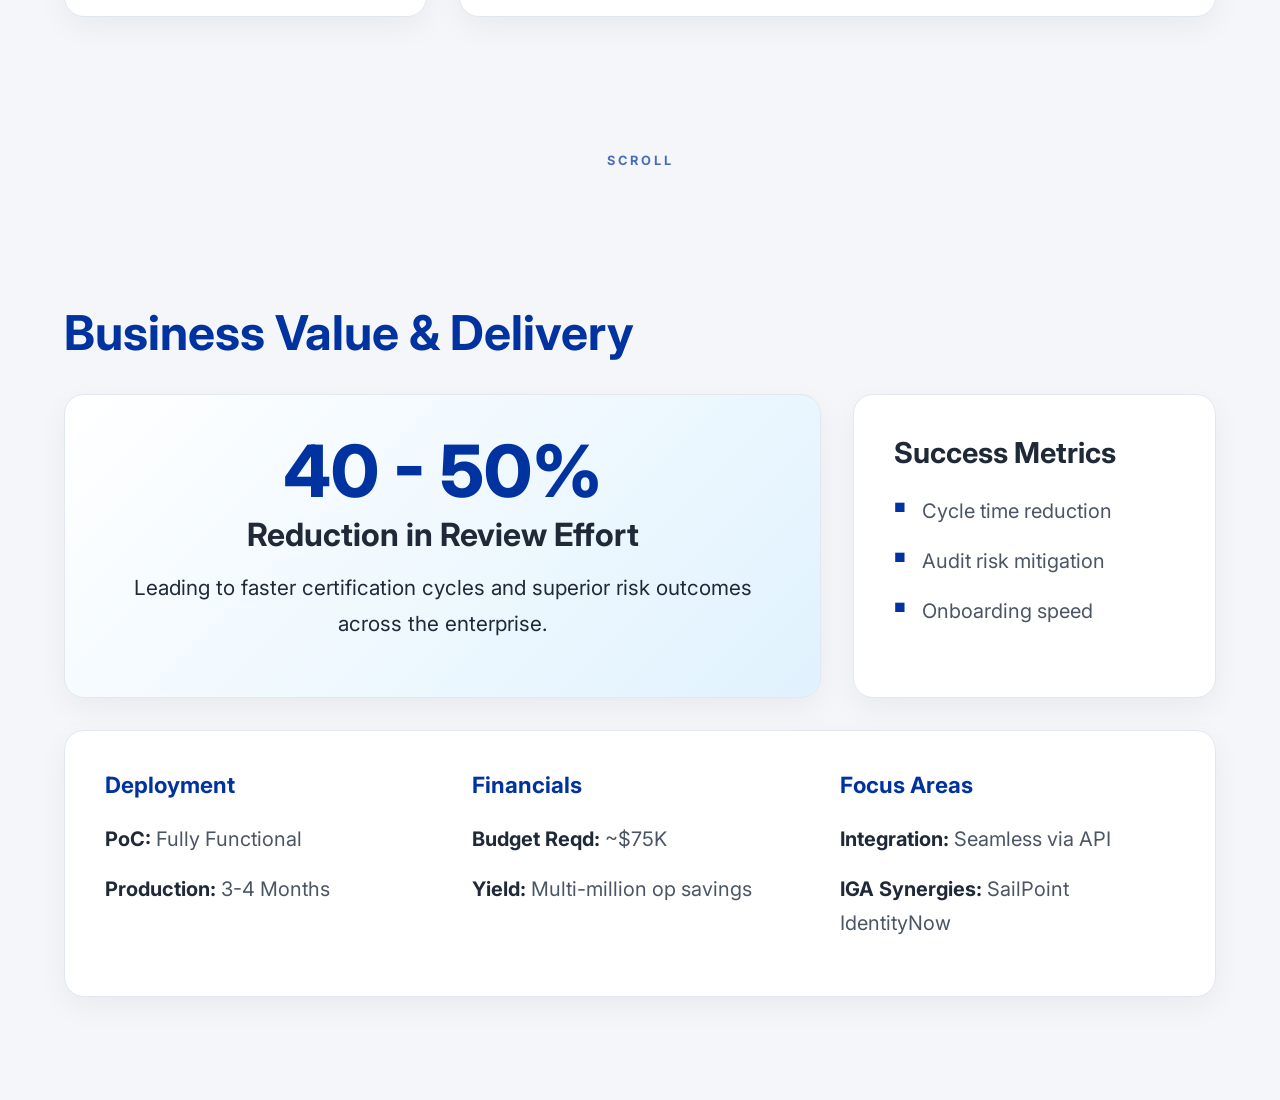
<file: presentation.html>
<!DOCTYPE html>
<html lang="en">
<head>
    <meta charset="UTF-8">
    <meta name="viewport" content="width=device-width, initial-scale=1.0">
    <title>STATE STREET - AI-Assisted Access Review</title>
    <!-- Modern web fonts -->
    <link href="https://fonts.googleapis.com/css2?family=Inter:wght@300;400;500;600;700;800&display=swap" rel="stylesheet">
    <style>
        :root {
            --bg-color: #f4f6f9;
            --page-bg: #ffffff;
            --primary: #0033A0; /* State Street Blue */
            --primary-light: #e0f2fe;
            --secondary: #0ea5e9;
            --text-main: #1f2937;
            --text-muted: #4b5563;
            --border-color: #e5e7eb;
            --card-bg: #ffffff;
            --card-border: #e2e8f0;
            --glow: rgba(0, 51, 160, 0.05);
        }

        * {
            box-sizing: border-box;
            margin: 0;
            padding: 0;
        }

        body {
            background-color: var(--bg-color);
            color: var(--text-main);
            font-family: 'Inter', sans-serif;
            overflow-x: hidden;
            scroll-snap-type: y mandatory;
            overflow-y: scroll;
            height: 100vh;
            scroll-behavior: smooth;
        }

        ::-webkit-scrollbar {
            width: 6px;
        }
        ::-webkit-scrollbar-thumb {
            background: var(--primary);
            border-radius: 10px;
        }

        section {
            height: 100vh;
            width: 100vw;
            scroll-snap-align: start;
            display: flex;
            align-items: center;
            justify-content: center;
            position: relative;
            padding: 4rem;
            background: var(--bg-color);
        }

        .container {
            position: relative;
            z-index: 10;
            width: 100%;
            max-width: 1200px;
            margin: 0 auto;
        }

        h1 {
            font-size: 5rem;
            font-weight: 800;
            line-height: 1.1;
            margin-bottom: 1.5rem;
            color: var(--primary);
            letter-spacing: -2px;
        }
        
        h2 {
            font-size: 3rem;
            font-weight: 700;
            margin-bottom: 2rem;
            color: var(--primary);
            display: flex;
            align-items: center;
            gap: 1rem;
        }

        p, li {
            font-size: 1.25rem;
            color: var(--text-muted);
            line-height: 1.7;
            margin-bottom: 1rem;
        }

        .glass-card {
            background: var(--card-bg);
            border: 1px solid var(--card-border);
            border-radius: 20px;
            padding: 2.5rem;
            box-shadow: 0 10px 30px rgba(0, 0, 0, 0.05);
            transition: transform 0.4s cubic-bezier(0.175, 0.885, 0.32, 1.275), box-shadow 0.4s ease;
        }

        .glass-card:hover {
            transform: translateY(-8px);
            box-shadow: 0 20px 40px rgba(0, 51, 160, 0.1);
            border-color: var(--primary);
        }

        .glass-card h3 {
            font-size: 1.8rem;
            color: var(--text-main);
            margin-bottom: 1.5rem;
            font-weight: 700;
        }

        .grid-2 {
            display: grid;
            grid-template-columns: 1fr 1fr;
            gap: 2rem;
        }

        .grid-3 {
            display: grid;
            grid-template-columns: repeat(3, 1fr);
            gap: 2rem;
        }

        .badge-container {
            display: flex;
            gap: 1rem;
            margin-top: 2rem;
            flex-wrap: wrap;
        }

        .badge {
            background: var(--primary-light);
            border: 1px solid rgba(0, 51, 160, 0.1);
            color: var(--primary);
            padding: 0.6rem 1.5rem;
            border-radius: 99px;
            font-weight: 600;
            font-size: 1rem;
            text-transform: uppercase;
        }

        ul {
            list-style: none;
        }

        li {
            position: relative;
            padding-left: 1.75rem;
        }

        li::before {
            content: '■';
            position: absolute;
            left: 0;
            color: var(--primary);
            font-size: 0.8rem;
            top: 0.2rem;
        }
        
        strong {
            color: var(--text-main);
            font-weight: 700;
        }

        .scroll-prompt {
            position: absolute;
            bottom: 2rem;
            left: 50%;
            transform: translateX(-50%);
            display: flex;
            flex-direction: column;
            align-items: center;
            gap: 0.5rem;
            opacity: 0.7;
            animation: bounce 2s infinite;
        }

        .scroll-prompt span {
            font-size: 0.8rem;
            text-transform: uppercase;
            letter-spacing: 3px;
            color: var(--primary);
            font-weight: 700;
        }

        @keyframes bounce {
            0%, 20%, 50%, 80%, 100% { transform: translateY(0) translateX(-50%); }
            40% { transform: translateY(-10px) translateX(-50%); }
            60% { transform: translateY(-5px) translateX(-50%); }
        }
        
        .stat-highlight {
            font-size: 4.5rem;
            font-weight: 800;
            color: var(--primary);
            display: block;
            margin-bottom: 0.5rem;
            line-height: 1;
        }
        
        .innovators-footer {
            margin-top: 3rem;
            padding-top: 2rem;
            border-top: 1px solid var(--border-color);
            display: flex;
            justify-content: space-between;
        }

        .logo-header {
            margin-bottom: 2rem;
            display: flex;
            align-items: center;
            gap: 1rem;
        }

        .logo-img {
            height: 40px;
        }
    </style>
</head>
<body>

    <!-- Section 1: Hero & Problem -->
    <section id="hero">
        <div class="container">
            <div class="logo-header">
                <img src="frontend/statestreetlogo.webp" alt="State Street" class="logo-img">
            </div>
            
            <h1>AI-Assisted Access Review</h1>
            <p style="font-size: 2rem; color: var(--text-muted); max-width: 800px; margin-bottom: 4rem; font-weight: 300;">
                <span style="color: var(--primary); font-weight: 700;">Innovators:</span> Alice Smith, Bob Kumar, Chen Patel
            </p>
            
            <div class="grid-2">
                <div class="glass-card">
                    <h3>The IGA Problem</h3>
                    <p>Periodic access reviews are highly manual, extremely slow, and functionally low quality.</p>
                    <p style="margin-top: 1.5rem;"><strong style="color: #dc2626;">Impact:</strong> Severe audit risk and review fatigue for Entitlement and Application Owners.</p>
                </div>
                <div class="glass-card" style="background: var(--primary-light);">
                    <h3 style="color: var(--primary);">Our Solution Idea</h3>
                    <p style="font-size: 1.4rem; color: var(--text-main); font-weight: 500;">
                        A streamlined engine offering risk-based prioritization and intelligent usage enrichment via Machine Learning.
                    </p>
                    <div class="badge-container">
                        <div class="badge">Risk Prioritization</div>
                        <div class="badge">Automated Reviews</div>
                    </div>
                </div>
            </div>
            
            <div class="innovators-footer">
                <p><strong>Team Track:</strong> Identity Governance & Automation</p>
                <p><strong>Date:</strong> March 2026</p>
            </div>
        </div>
        
        <div class="scroll-prompt">
            <span>Scroll</span>
            <svg width="24" height="24" viewBox="0 0 24 24" fill="none" stroke="currentColor" stroke-width="2"><path d="M7 13l5 5 5-5M7 6l5 5 5-5"/></svg>
        </div>
    </section>

    <!-- Section 2: Architecture & Deep Dive -->
    <section id="tech">
        <div class="container">
            <h2>Architecture & AI Engine</h2>
            
            <div class="grid-3">
                <div class="glass-card" style="grid-column: span 1;">
                    <h3>Solution Stack</h3>
                    <ul style="margin-top: 1.5rem;">
                        <li><strong>Platform:</strong> SailPoint / EC</li>
                        <li><strong>Back-end:</strong> FastAPI / Python</li>
                        <li><strong>Front-end:</strong> Vanilla JS / HTML5</li>
                        <li><strong>AI Engine:</strong> K-Means + DBSCAN</li>
                    </ul>
                </div>
                
                <div class="glass-card" style="grid-column: span 2;">
                    <h3>The ML Pipeline</h3>
                    <div class="grid-2" style="margin-top: 1.5rem; gap: 2rem;">
                        <div>
                            <p style="color: var(--primary); font-weight: 700; font-size: 1.3rem; margin-bottom: 1rem;">1. Peer Grouping</p>
                            <ul>
                                <li><strong>K-Means:</strong> Dynamics clusters based on fused HR & Access attributes.</li>
                                <li><strong>PCA/SVD:</strong> High-dimensional reduction for sparse access arrays.</li>
                            </ul>
                        </div>
                        <div>
                            <p style="color: var(--primary); font-weight: 700; font-size: 1.3rem; margin-bottom: 1rem;">2. Scoring Logic</p>
                            <ul>
                                <li><strong>Adoption Rate:</strong> Contextual frequency within specific peer groups.</li>
                                <li><strong>DBSCAN:</strong> Hard outlier detection for orphaned access items.</li>
                            </ul>
                        </div>
                    </div>
                </div>
            </div>
        </div>
        
        <div class="scroll-prompt">
            <span>Scroll</span>
        </div>
    </section>

    <!-- Section 3: Impact -->
    <section id="impact">
        <div class="container">
            <h2>Business Value & Delivery</h2>
            
            <div class="grid-3">
                <div class="glass-card" style="grid-column: span 2; display: flex; align-items: center; justify-content: center; text-align: center; background: linear-gradient(135deg, #ffffff 0%, var(--primary-light) 100%);">
                    <div>
                        <span class="stat-highlight">40 - 50%</span>
                        <h3 style="font-size: 2rem; margin-bottom: 1rem;">Reduction in Review Effort</h3>
                        <p style="font-size: 1.3rem; color: var(--text-main);">Leading to faster certification cycles and superior risk outcomes across the enterprise.</p>
                    </div>
                </div>

                <div class="glass-card">
                    <h3>Success Metrics</h3>
                    <ul style="margin-top: 1.5rem;">
                        <li>Cycle time reduction</li>
                        <li>Audit risk mitigation</li>
                        <li>Onboarding speed</li>
                    </ul>
                </div>

                <div class="glass-card" style="grid-column: span 3;">
                    <div class="grid-3" style="gap: 2rem;">
                        <div>
                            <h3 style="color: var(--primary); font-size: 1.4rem;">Deployment</h3>
                            <p><strong>PoC:</strong> Fully Functional</p>
                            <p><strong>Production:</strong> 3-4 Months</p>
                        </div>
                        <div>
                            <h3 style="color: var(--primary); font-size: 1.4rem;">Financials</h3>
                            <p><strong>Budget Reqd:</strong> ~$75K</p>
                            <p><strong>Yield:</strong> Multi-million op savings</p>
                        </div>
                        <div>
                            <h3 style="color: var(--primary); font-size: 1.4rem;">Focus Areas</h3>
                            <p><strong>Integration:</strong> Seamless via API</p>
                            <p><strong>IGA Synergies:</strong> SailPoint IdentityNow</p>
                        </div>
                    </div>
                </div>
            </div>
        </div>
    </section>

</body>
</html>
</file>
<file: frontend/styles.css>
/* State Street Light Theme Variables */
:root {
    --bg-primary: #f0f4f8; /* Very light slate background */
    --bg-secondary: rgba(255, 255, 255, 0.95); /* White cards */
    --bg-tertiary: rgba(240, 244, 248, 0.5);
    
    --text-primary: #1e293b; /* Dark Slate Gray */
    --text-secondary: #475569; /* Medium Gray */
    
    --color-primary: #003366; /* State Street Navy Blue */
    --color-primary-hover: #002244;
    --color-accent: #007dba; /* State Street Cyan/Light Blue */
    
    --color-success: #059669; /* Emerald */
    --color-warning: #d97706; /* Amber */
    --color-danger: #dc2626; /* Red */

    --border: rgba(0, 0, 0, 0.08);
    --border-hover: rgba(0, 0, 0, 0.15);
    
    --shadow-md: 0 4px 6px -1px rgba(0, 0, 0, 0.05), 0 2px 4px -1px rgba(0, 0, 0, 0.03);
    --shadow-lg: 0 10px 15px -3px rgba(0, 0, 0, 0.08), 0 4px 6px -2px rgba(0, 0, 0, 0.04);
    --shadow-glow: 0 0 15px rgba(0, 51, 102, 0.2);
    
    --radius-md: 4px; /* Flatter cards for corporate feel */
    --radius-lg: 8px; 
    --radius-xl: 12px;
}

* {
    margin: 0;
    padding: 0;
    box-sizing: border-box;
    font-family: 'Inter', sans-serif;
}

body {
    background-color: var(--bg-primary);
    background-image: none; /* Corporate clean look */
    color: var(--text-primary);
    min-height: 100vh;
    display: flex;
    flex-direction: column;
}

/* Typography */
h1, h2, h3 {
    font-weight: 600;
    letter-spacing: -0.015em;
    color: var(--color-primary); /* Use navy for headings */
}
p { line-height: 1.6; color: var(--text-secondary); }
.text-center { text-align: center; }
.text-muted { color: var(--text-secondary); font-size: 0.9rem; }
.mt-3 { margin-top: 1rem; }
.mt-4 { margin-top: 1.5rem; }
.mb-4 { margin-bottom: 1.5rem; }
.w-100 { width: 100%; }
.text-primary { color: var(--color-primary); }
.text-danger { color: var(--color-danger); }

/* Navigation */
nav {
    display: flex;
    justify-content: space-between;
    align-items: center;
    padding: 1rem 2rem;
    background: #ffffff; /* Solid white header */
    border-bottom: 3px solid var(--color-accent); /* Cyan accent bar */
    box-shadow: 0 2px 10px rgba(0,0,0,0.05);
    position: sticky;
    top: 0;
    z-index: 50;
}
.nav-brand {
    font-size: 1.25rem;
    font-weight: 800;
    display: flex;
    align-items: center;
    gap: 0.5rem;
    color: var(--color-primary);
}
.nav-actions { display: flex; align-items: center; gap: 1.5rem; font-weight: 500;}

/* Layout & Views */
#app-container {
    flex-grow: 1;
    display: flex;
    justify-content: center;
    padding: 2rem;
    position: relative;
    overflow-x: hidden;
}

.view { display: none; width: 100%; }
.view.active-view { display: flex; justify-content: center; }

/* Cards */
.glass-card {
    background: var(--bg-secondary);
    border: 1px solid var(--border);
    border-radius: var(--radius-lg);
    box-shadow: var(--shadow-lg);
    padding: 2.5rem;
}

.login-card {
    width: 100%;
    max-width: 420px;
    align-self: center;
    margin-top: 6vh;
}
.search-card, #review-view > .glass-card {
    width: 100%;
    max-width: 1100px;
}

/* Buttons */
.btn {
    padding: 0.75rem 1.5rem;
    border-radius: var(--radius-md);
    font-weight: 500;
    font-size: 0.95rem;
    cursor: pointer;
    transition: all 0.2s ease;
    border: none;
    display: inline-flex;
    align-items: center;
    justify-content: center;
    gap: 0.5rem;
}
.btn-primary {
    background: var(--color-primary);
    color: white;
}
.btn-primary:hover {
    background: var(--color-primary-hover);
    box-shadow: 0 4px 10px rgba(0, 51, 102, 0.2);
    transform: translateY(-1px);
}
.btn-outline {
    background: transparent;
    border: 1px solid var(--border);
    color: var(--text-primary);
}
.btn-outline:hover {
    background: var(--bg-primary);
    border-color: var(--color-primary);
}
.btn-icon { padding: 0.5rem 1rem; }
.btn-sm { padding: 0.4rem 0.8rem; font-size: 0.85rem;}

/* Forms */
.form-group {
    margin-bottom: 1.25rem;
    text-align: left;
}
label {
    display: block;
    margin-bottom: 0.5rem;
    color: var(--text-primary);
    font-size: 0.9rem;
    font-weight: 600;
}
input {
    width: 100%;
    padding: 0.75rem 1rem;
    background: #ffffff;
    border: 1px solid #cbd5e1;
    border-radius: var(--radius-md);
    color: var(--text-primary);
    font-size: 1rem;
    transition: all 0.2s ease;
}
input:focus {
    outline: none;
    border-color: var(--color-accent);
    box-shadow: 0 0 0 3px rgba(0, 125, 186, 0.2);
}

.brand-icon {
    font-size: 3.5rem;
    color: var(--color-primary);
    margin-bottom: 1rem;
}

/* Search Bar */
.search-bar-container {
    display: flex;
    gap: 1rem;
    margin: 2rem 0;
}
.search-input-wrapper {
    position: relative;
    flex-grow: 1;
}
.search-input-wrapper input {
    padding-left: 3rem;
    height: 100%;
}
.search-icon {
    position: absolute;
    left: 1rem;
    top: 50%;
    transform: translateY(-50%);
    color: var(--text-secondary);
}

/* Tables */
.table-container {
    overflow-x: auto;
    border: 1px solid var(--border);
    border-radius: var(--radius-md);
    background: #ffffff;
}
table.data-table {
    width: 100%;
    border-collapse: collapse;
    text-align: left;
}
table.data-table th {
    padding: 1rem;
    font-weight: 600;
    color: var(--color-primary);
    border-bottom: 2px solid var(--border);
    background: #f8fafc;
    font-size: 0.85rem;
    text-transform: uppercase;
    letter-spacing: 0.05em;
}
table.data-table td {
    padding: 1rem;
    border-bottom: 1px solid var(--border);
    vertical-align: middle;
}
table.data-table tbody tr {
    transition: background 0.2s ease;
}
table.data-table tbody tr:hover {
    background: #f1f5f9;
}
table.data-table tbody tr:last-child td {
    border-bottom: none;
}

/* Badges */
.badge {
    padding: 0.25rem 0.6rem;
    border-radius: var(--radius-md);
    font-size: 0.75rem;
    font-weight: 600;
    display: inline-flex;
    align-items: center;
    gap: 0.3rem;
}
.badge-success { background: #d1fae5; color: #047857; border: 1px solid #10b981; }
.badge-warning { background: #fef3c7; color: #b45309; border: 1px solid #f59e0b; }
.badge-danger { background: #fee2e2; color: #b91c1c; border: 1px solid #ef4444; }

/* Progress/Confidence Bar */
.confidence-bar-bg {
    width: 100%;
    height: 8px;
    background: #e2e8f0;
    border-radius: 4px;
    overflow: hidden;
    margin-top: 5px;
}
.confidence-bar-fill {
    height: 100%;
    border-radius: 4px;
    transition: width 0.8s cubic-bezier(0.4, 0, 0.2, 1);
}

/* Pagination */
.pagination-container {
    display: flex;
    justify-content: flex-end;
    gap: 0.5rem;
}

/* Utilities & Animations */
.hidden { display: none !important; }
.header-split { display: flex; justify-content: space-between; align-items: center; }

@keyframes fadeIn {
    from { opacity: 0; }
    to { opacity: 1; }
}
@keyframes slideUp {
    from { opacity: 0; transform: translateY(20px); }
    to { opacity: 1; transform: translateY(0); }
}

.fade-in { animation: fadeIn 0.4s ease forwards; }
.slide-up { animation: slideUp 0.5s ease forwards; }
.slide-up-delay { animation: slideUp 0.5s ease 0.1s forwards; opacity: 0; }

/* Modals */
.modal {
    position: fixed;
    top: 0; left: 0; width: 100vw; height: 100vh;
    display: flex; justify-content: center; align-items: center;
    z-index: 1000;
}
.modal-overlay {
    position: absolute;
    top: 0; left: 0; width: 100%; height: 100%;
    background: rgba(15, 23, 42, 0.4);
    backdrop-filter: blur(2px);
}
.modal-content {
    position: relative;
    z-index: 1001;
    width: 90%;
    max-width: 500px;
    padding: 2rem;
}

/* Info Icon */
.info-icon {
    margin-left: 0.5rem;
    color: var(--text-secondary);
    cursor: pointer;
    transition: color 0.2s;
}
.info-icon:hover {
    color: var(--color-accent);
}
</file>
